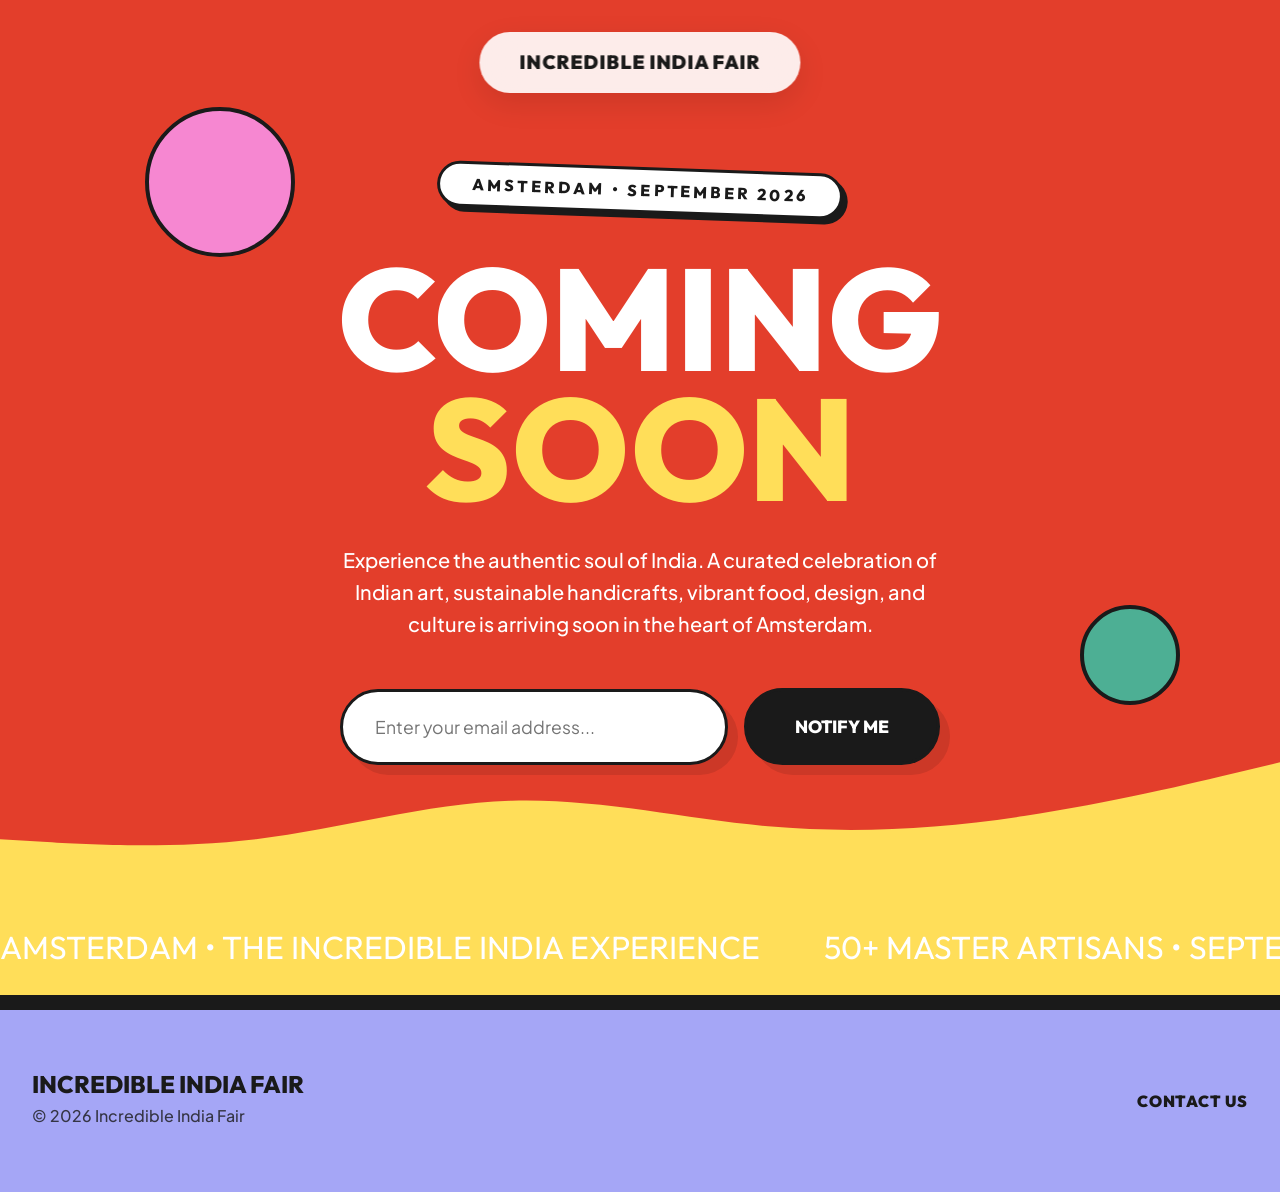
<file: index.html>
<!DOCTYPE html>
<html lang="en">

<head>
    <meta charset="UTF-8">
    <meta name="viewport" content="width=device-width, initial-scale=1.0">
    <title>Coming Soon | Incredible India Fair 2026</title>
    <link rel="preconnect" href="https://fonts.googleapis.com">
    <link rel="preconnect" href="https://fonts.gstatic.com" crossorigin>
    <link
        href="https://fonts.googleapis.com/css2?family=Outfit:wght@800;900&family=Plus+Jakarta+Sans:wght@400;500;700&display=swap"
        rel="stylesheet">
    <link rel="stylesheet" href="style.css">
    <style>
        /* Scoped styles specifically for the coming soon form */
        .subscribe-form {
            display: flex;
            gap: 1rem;
            align-items: center;
            justify-content: center;
            max-width: 600px;
            margin: 0 auto;
            flex-wrap: wrap;
        }

        .subscribe-input {
            -webkit-appearance: none;
            appearance: none;
            flex: 1;
            min-width: 250px;
            padding: 1.5rem 2rem;
            border-radius: 100px;
            border: 3px solid var(--clr-dark);
            font-family: var(--font-body);
            font-size: 1.1rem;
            line-height: normal;
            outline: none;
            box-shadow: 10px 10px 0 rgba(0, 0, 0, 0.1);
            transition: var(--transition-smooth);
        }

        .subscribe-input:focus {
            box-shadow: 10px 10px 0 var(--clr-dark);
            transform: translateY(-2px);
        }

        .subscribe-btn {
            -webkit-appearance: none;
            appearance: none;
            background-color: var(--clr-dark);
            color: white;
            margin: 0;
            padding: 1.5rem 3rem;
            border-radius: 100px;
            border: 3px solid var(--clr-dark);
            font-size: 1.1rem;
            line-height: normal;
            cursor: pointer;
            font-family: var(--font-heading);
            font-weight: 800;
            text-transform: uppercase;
            box-shadow: 10px 10px 0 rgba(0, 0, 0, 0.1);
            transition: var(--transition-smooth);
        }

        .subscribe-btn:hover {
            box-shadow: 10px 10px 0 var(--clr-yellow);
            transform: translateY(-2px);
        }

        .wave-divider {
            pointer-events: none;
        }

        /* Mobile Adjustments */
        @media (max-width: 768px) {
            .nav {
                padding: 1rem;
                gap: 1rem !important;
                flex-wrap: wrap;
                justify-content: center;
                border-radius: 20px !important;
            }

            .nav-link[style*="margin-right: auto"] {
                margin-right: 0 !important;
                width: 100%;
                text-align: center;
                margin-bottom: 0.5rem;
            }

            .nav-link {
                font-size: 0.8rem !important;
            }

            section.section {
                padding-top: 12rem !important;
                padding-bottom: 8rem !important;
            }

            .subscribe-input {
                width: 100%;
                min-width: unset;
                text-align: center;
            }

            .subscribe-btn {
                width: 100%;
            }

            .ticker-item {
                font-size: 1.2rem !important;
            }

            footer .container {
                flex-direction: column;
                text-align: center;
                gap: 2rem;
            }
        }
    </style>
</head>

<body>

    <nav class="nav">
        <a href="index.html" class="nav-link" style="font-size: 1.2rem; margin-right: auto;">INCREDIBLE INDIA FAIR</a>
    </nav>

    <!-- Hero Section -->
    <section class="section bg-red" style="padding-top: 10rem; min-height: 100vh; display: flex; align-items: center;">
        <div class="container" style="text-align: center; max-width: 900px; position: relative;">
            <div class="hero-content" style="position: relative; z-index: 10;">
                <div class="image-slant"
                    style="display: inline-block; background: white; padding: 0.5rem 2rem; border-radius: 50px; margin-bottom: 2.5rem; border: 3px solid var(--clr-dark); box-shadow: 5px 5px 0 var(--clr-dark);">
                    <span
                        style="text-transform: uppercase; letter-spacing: 0.2em; font-weight: 800; color: var(--clr-dark); font-family: var(--font-heading); font-size: 1rem;">Amsterdam
                        • September 2026</span>
                </div>

                <h1 style="font-size: clamp(4rem, 12vw, 9rem); line-height: 0.9; margin-bottom: 2rem;">
                    <span class="reveal-text"><span>COMING</span></span>
                    <span style="color: var(--clr-yellow);" class="reveal-text"><span>SOON</span></span>
                </h1>

                <p style="font-size: 1.25rem; font-weight: 500; margin: 0 auto 3rem; max-width: 600px; line-height: 1.6;"
                    class="reveal-text">
                    <span>Experience the authentic soul of India.
                        A curated celebration of Indian art, sustainable handicrafts, vibrant food, design, and
                        culture is arriving soon in the heart of Amsterdam.</span>
                </p>

                <form action="#" method="POST" class="subscribe-form" style="animation-delay: 0.2s;">
                    <input type="email" placeholder="Enter your email address..." class="subscribe-input" required>
                    <button type="submit" class="subscribe-btn">Notify Me</button>
                </form>
            </div>

            <!-- Decorative Elements -->
            <div
                style="position: absolute; top: -10%; left: -5%; width: 150px; height: 150px; background: var(--clr-pink); border-radius: 50%; border: 4px solid var(--clr-dark); z-index: 1;">
            </div>
            <div
                style="position: absolute; bottom: 10%; right: -10%; width: 100px; height: 100px; background: var(--clr-teal); border-radius: 50%; border: 4px solid var(--clr-dark); z-index: 1;">
            </div>
        </div>

        <div class="wave-divider" style="bottom: -1px;">
            <svg viewBox="0 0 1440 320" preserveAspectRatio="none">
                <path fill="#FFDE59" fill-opacity="1"
                    d="M0,192L48,197.3C96,203,192,213,288,192C384,171,480,117,576,112C672,107,768,149,864,165.3C960,181,1056,171,1152,144C1248,117,1344,75,1392,53.3L1440,32L1440,320L1392,320C1344,320,1248,320,1152,320C1056,320,960,320,864,320C768,320,672,320,576,320C480,320,384,320,288,320C192,320,96,320,48,320L0,320Z">
                </path>
            </svg>
        </div>
    </section>

    <!-- Info Marquee (Dates & Location) -->
    <div class="ticker-wrap"
        style="background: var(--clr-yellow); border-bottom: 5px solid var(--clr-dark); margin-top: -1px; position: relative; z-index: 20;">
        <div class="ticker">
            <span class="ticker-item">AMSTERDAM • THE INCREDIBLE INDIA EXPERIENCE</span>
            <span class="ticker-item">50+ MASTER ARTISANS • SEPTEMBER 2026</span>
            <span class="ticker-item" style="color: var(--clr-dark); font-weight: 900;">• COMING SOON •</span>
            <span class="ticker-item">SLOW FASHION & HERITAGE TEXTILES</span>
            <span class="ticker-item">AUTHENTIC GASTRONOMY & WELLNESS</span>
            <span class="ticker-item" style="color: var(--clr-dark); font-weight: 900;">• COMING SOON •</span>
            <span class="ticker-item">A LIVING CULTURAL VILLAGE</span>
        </div>
    </div>

    <!-- Footer (Minimal for Coming Soon) -->
    <footer
        style="background: var(--clr-lavender); color: var(--clr-dark); padding: 4rem 2rem; border-top: 10px solid var(--clr-dark);">
        <div class="container"
            style="display: flex; justify-content: space-between; align-items: center; flex-wrap: wrap; gap: 2rem;">
            <div>
                <h2 style="font-size: 1.5rem; margin-bottom: 0.5rem;">INCREDIBLE INDIA FAIR</h2>
                <p style="font-size: 1rem; opacity: 0.8; font-weight: 500;">&copy; 2026 Incredible India Fair
                </p>
            </div>
            <div style="display: flex; gap: 1.5rem; justify-content: center;">
                <a href="mailto:hello@thefourpursuits.com" class="nav-link" style="margin: 0; font-size: 1rem;">Contact
                    Us</a>
            </div>
        </div>
    </footer>

    <script src="main.js"></script>
</body>

</html>
</file>
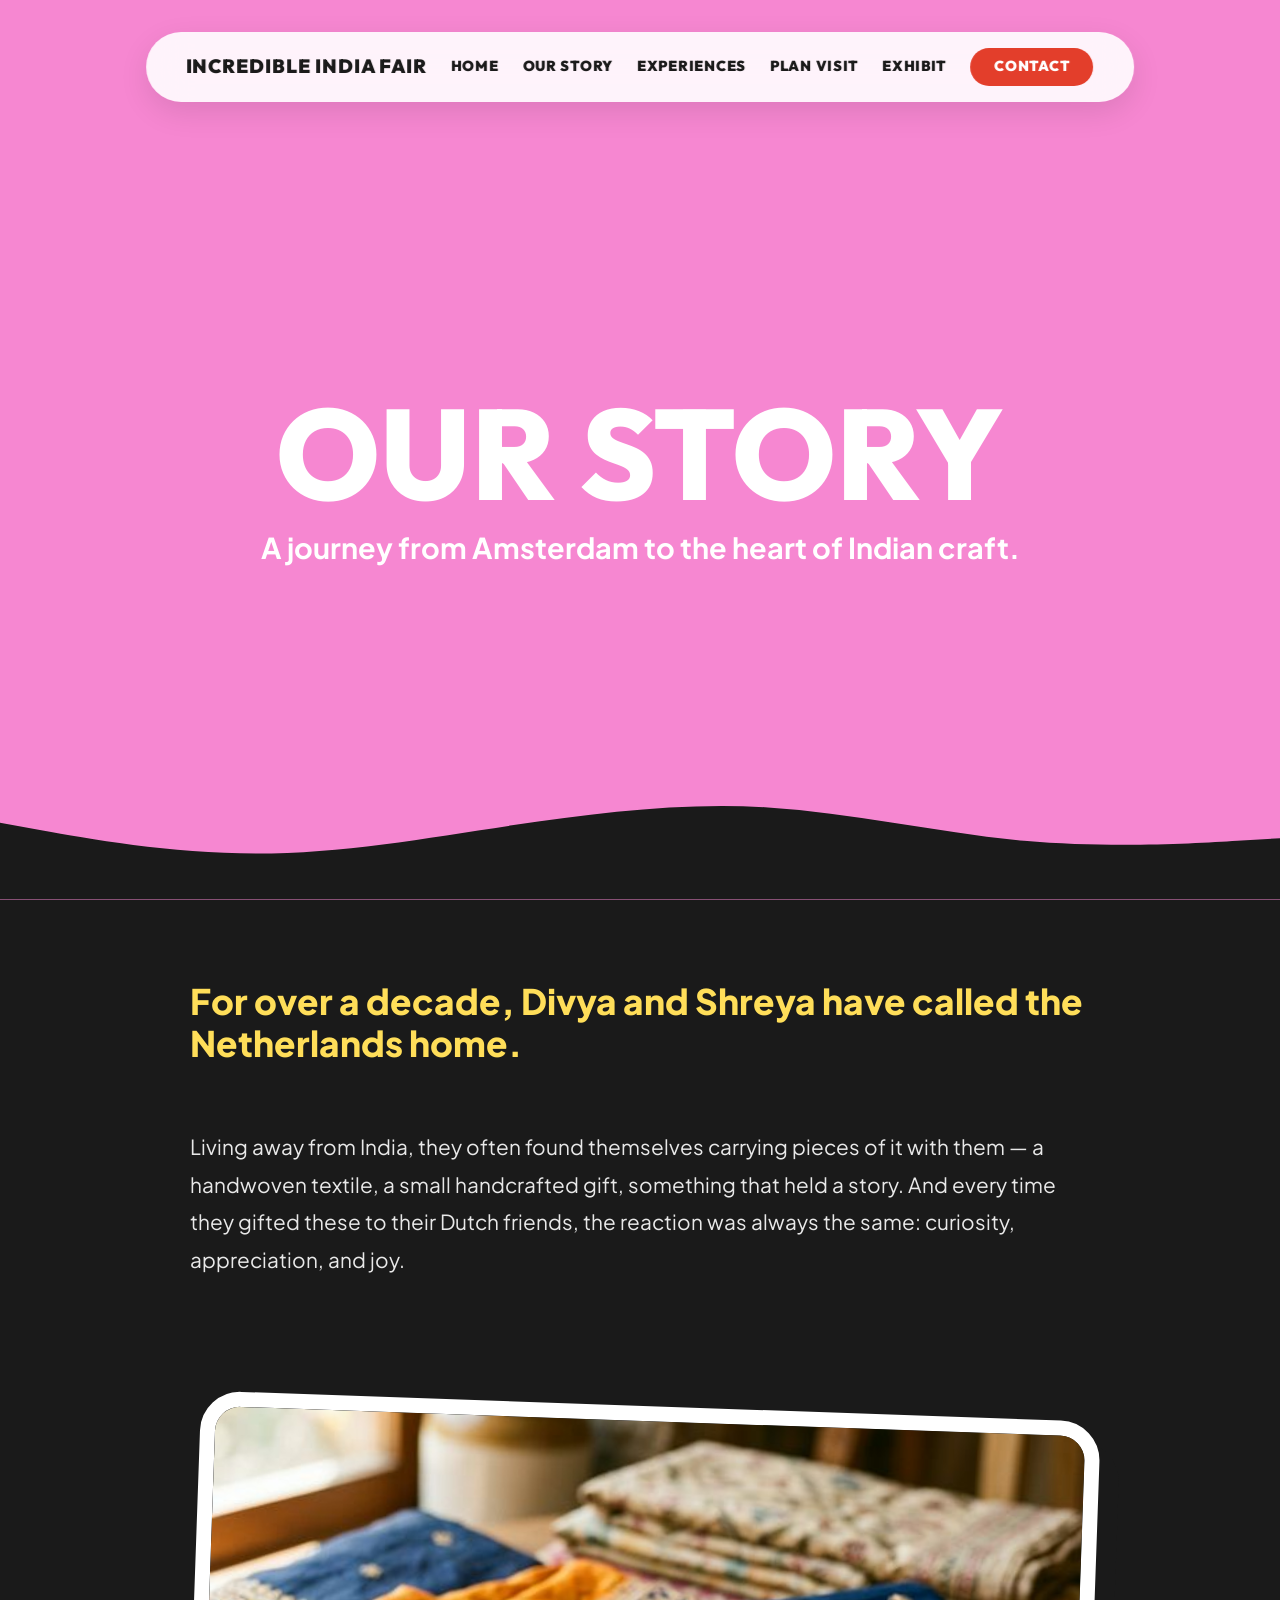
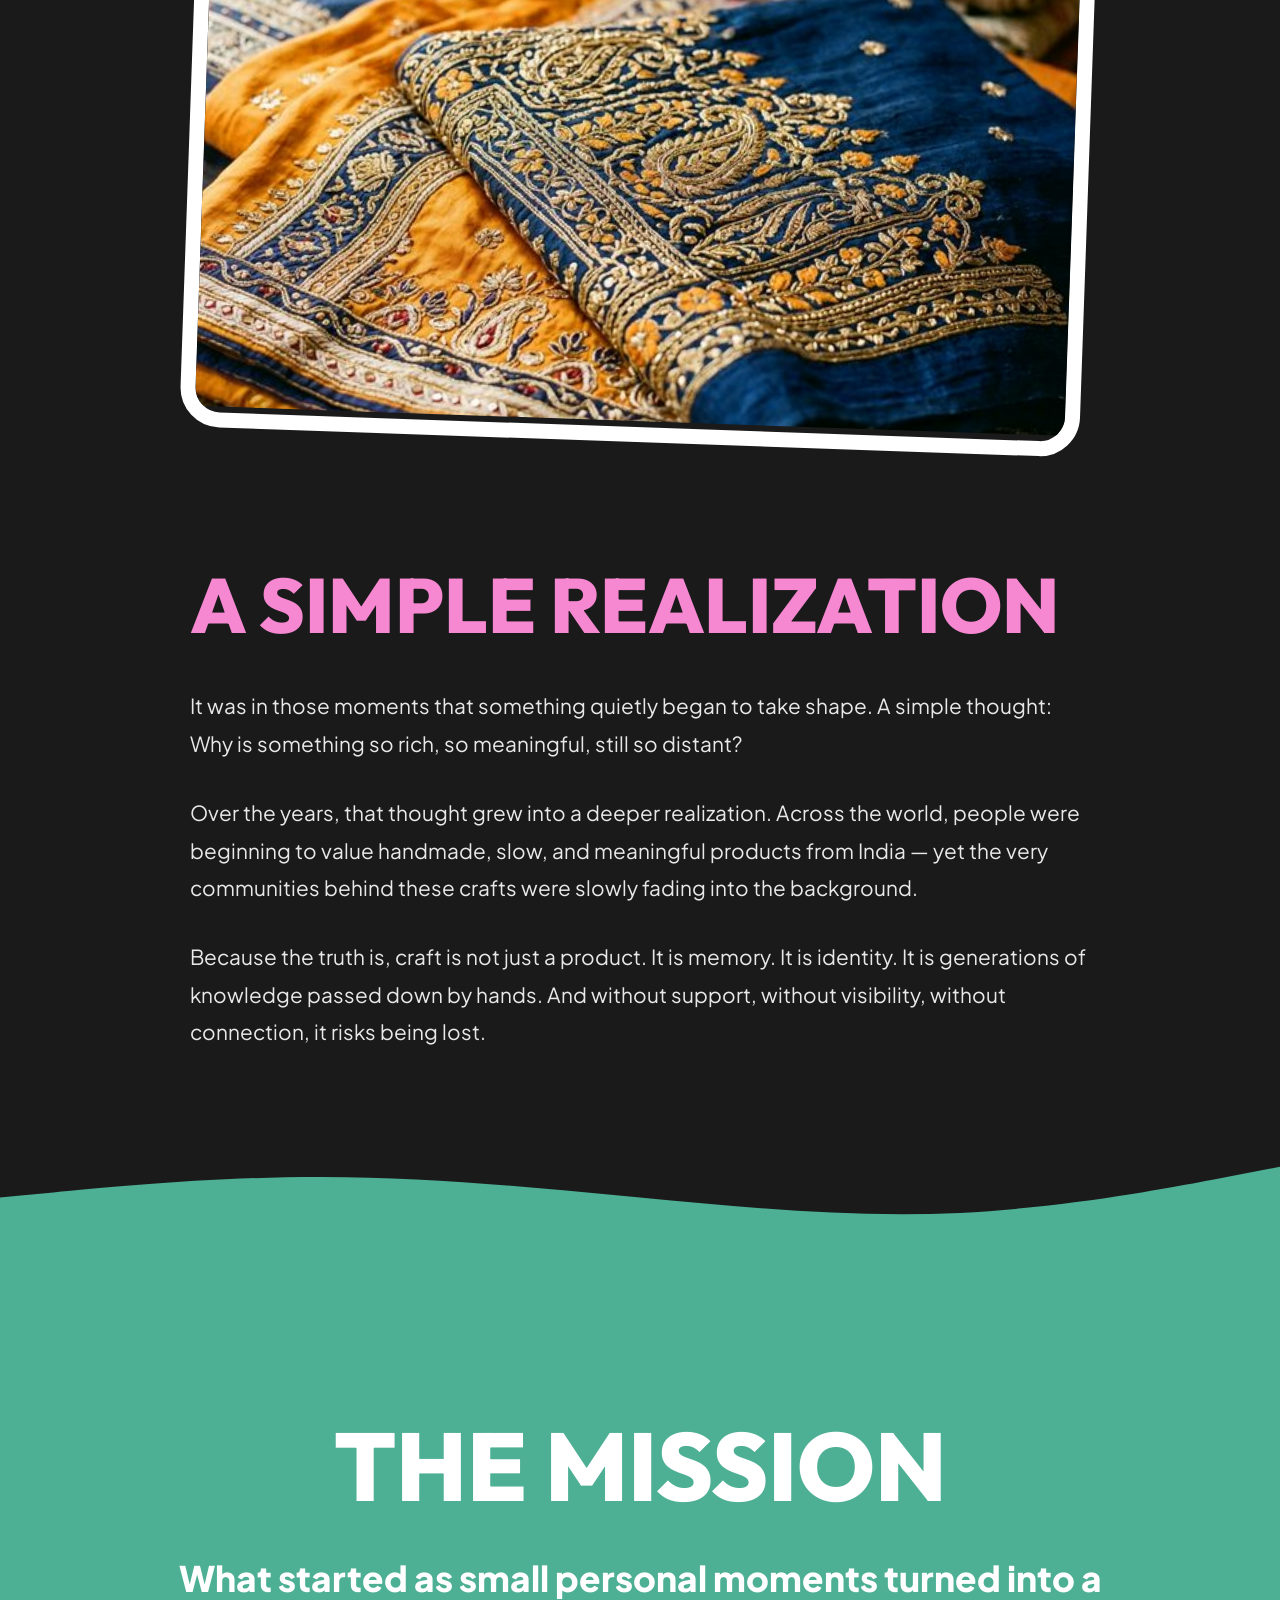
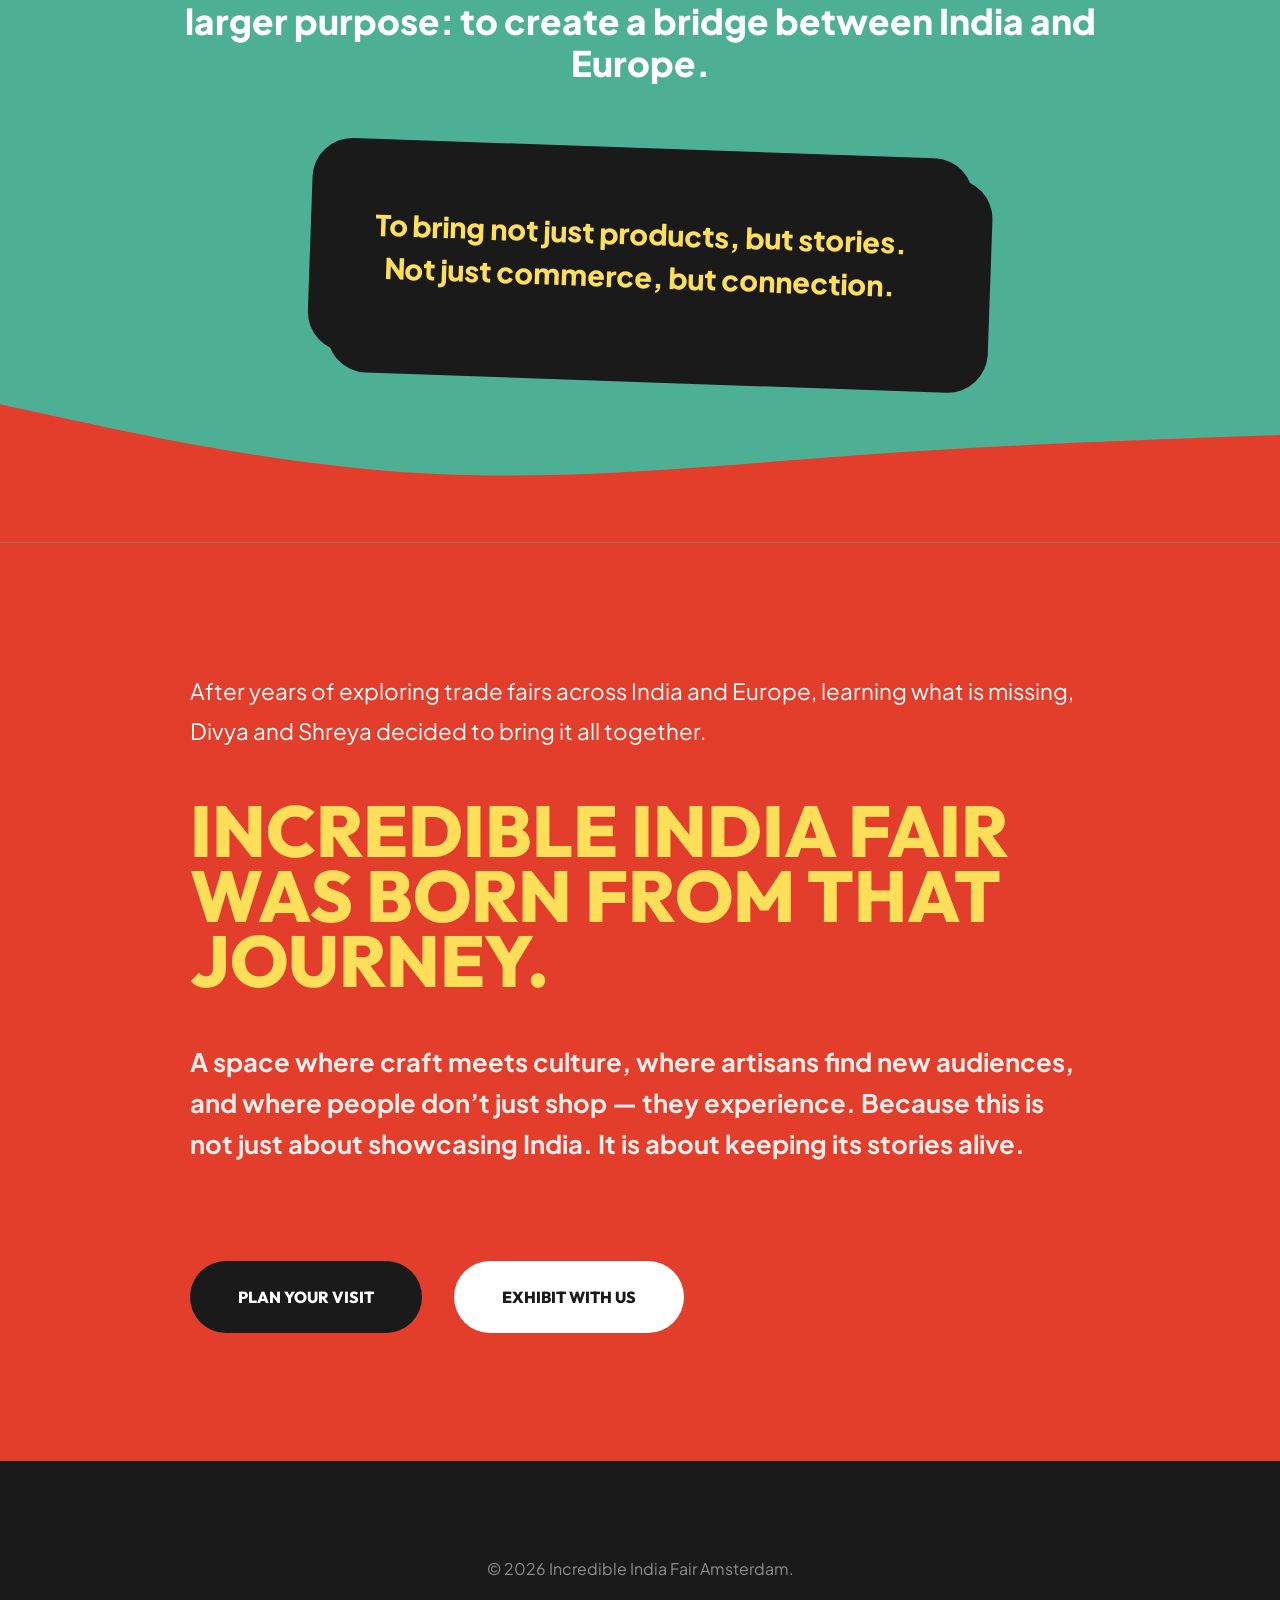
<file: about.html>
<!DOCTYPE html>
<html lang="en">
<head>
    <meta charset="UTF-8">
    <meta name="viewport" content="width=device-width, initial-scale=1.0">
    <title>Our Story | Incredible India Fair (Leoff Edition)</title>
    <link rel="preconnect" href="https://fonts.googleapis.com">
    <link rel="preconnect" href="https://fonts.gstatic.com" crossorigin>
    <link href="https://fonts.googleapis.com/css2?family=Outfit:wght@800;900&family=Plus+Jakarta+Sans:wght@400;500;700&display=swap" rel="stylesheet">
    <link rel="stylesheet" href="style.css">
</head>
<body>

    <nav class="nav">
        <a href="index.html" class="nav-link" style="font-size: 1.2rem; margin-right: auto;">INCREDIBLE INDIA FAIR</a>
        <a href="index.html" class="nav-link">Home</a>
        <a href="about.html" class="nav-link">Our Story</a>
        <a href="experiences.html" class="nav-link">Experiences</a>
        <a href="visit.html" class="nav-link">Plan Visit</a>
        <a href="exhibit.html" class="nav-link">Exhibit</a>
        <a href="contact.html" class="nav-link" style="background: var(--clr-red); color: white; padding: 0.5rem 1.5rem; border-radius: 50px;">Contact</a>
    </nav>

    <!-- Subpage Hero -->
    <section class="section bg-pink" style="padding-top: 12rem; text-align: center;">
        <div class="container">
            <h1 style="font-size: clamp(4rem, 10vw, 8rem);" class="reveal-text"><span>OUR STORY</span></h1>
            <p style="font-size: 1.8rem; font-weight: 700; margin-top: 1rem;" class="reveal-text"><span>A journey from Amsterdam to the heart of Indian craft.</span></p>
        </div>
        <div class="wave-divider">
            <svg viewBox="0 0 1440 320" preserveAspectRatio="none">
                <path fill="#1A1A1A" fill-opacity="1" d="M0,160L48,176C96,192,192,224,288,224C384,224,480,192,576,165.3C672,139,768,117,864,128C960,139,1056,181,1152,197.3C1248,213,1344,203,1392,197.3L1440,192L1440,320L1392,320C1344,320,1248,320,1152,320C1056,320,960,320,864,320C768,320,672,320,576,320C480,320,384,320,288,320C192,320,96,320,48,320L0,320Z"></path>
            </svg>
        </div>
    </section>

    <!-- Narrative Section -->
    <section class="section bg-dark" style="color: white; padding-top: 5rem;">
        <div class="container" style="max-width: 900px;">
            <p style="font-size: 2.2rem; font-weight: 800; color: var(--clr-yellow); margin-bottom: 4rem; line-height: 1.2;" class="reveal-text">
                <span>For over a decade, Divya and Shreya have called the Netherlands home.</span>
            </p>
            <p style="font-size: 1.3rem; margin-bottom: 3rem; line-height: 1.8; opacity: 0.9;" class="reveal-text">
                <span>Living away from India, they often found themselves carrying pieces of it with them — a handwoven textile, a small handcrafted gift, something that held a story. And every time they gifted these to their Dutch friends, the reaction was always the same: curiosity, appreciation, and joy.</span>
            </p>
            
            <div class="image-slant" style="margin: 8rem 0; border: 15px solid white; border-radius: 40px; overflow: hidden;">
                <img src="assets/images/textiles.png" alt="Incredible India Vision" style="width: 100%; height: 600px; object-fit: cover;">
            </div>

            <h2 style="font-size: clamp(3rem, 6vw, 5rem); margin-bottom: 3rem; color: var(--clr-pink);" class="reveal-text"><span>A Simple Realization</span></h2>
            <p style="font-size: 1.3rem; margin-bottom: 2rem; line-height: 1.8; opacity: 0.9;" class="reveal-text">
                <span>It was in those moments that something quietly began to take shape. A simple thought: Why is something so rich, so meaningful, still so distant?</span>
            </p>
            <p style="font-size: 1.3rem; margin-bottom: 2rem; line-height: 1.8; opacity: 0.9;" class="reveal-text">
                <span>Over the years, that thought grew into a deeper realization. Across the world, people were beginning to value handmade, slow, and meaningful products from India — yet the very communities behind these crafts were slowly fading into the background.</span>
            </p>
            <p style="font-size: 1.3rem; margin-bottom: 4rem; line-height: 1.8; opacity: 0.9;" class="reveal-text">
                <span>Because the truth is, craft is not just a product. It is memory. It is identity. It is generations of knowledge passed down by hands. And without support, without visibility, without connection, it risks being lost.</span>
            </p>
        </div>

        <div class="wave-divider" style="bottom: -1px;">
            <svg viewBox="0 0 1440 320" preserveAspectRatio="none">
                <path fill="#4DAF94" fill-opacity="1" d="M0,224L60,213.3C120,203,240,181,360,181.3C480,181,600,203,720,224C840,245,960,267,1080,256C1200,245,1320,203,1380,181.3L1440,160L1440,320L1380,320C1320,320,1200,320,1080,320C960,320,840,320,720,320C600,320,480,320,360,320C240,320,120,320,60,320L0,320Z"></path>
            </svg>
        </div>
    </section>

    <!-- Mission Section -->
    <section class="section bg-teal">
        <div class="container" style="max-width: 1000px; text-align: center;">
            <h2 style="font-size: clamp(3rem, 8vw, 6rem); margin-bottom: 3rem; color: white;" class="reveal-text"><span>THE MISSION</span></h2>
            <p style="font-size: 2.2rem; font-weight: 800; margin-bottom: 4rem; line-height: 1.2;" class="reveal-text">
                <span>What started as small personal moments turned into a larger purpose: to create a bridge between India and Europe.</span>
            </p>
            <div class="image-slant" style="background: var(--clr-dark); padding: 4rem; border-radius: 40px; color: var(--clr-yellow); display: inline-block;">
                <p style="font-size: 1.8rem; font-weight: 800;">To bring not just products, but stories.<br>Not just commerce, but connection.</p>
            </div>
        </div>

        <div class="wave-divider">
            <svg viewBox="0 0 1440 320" preserveAspectRatio="none">
                <path fill="#E33E2B" fill-opacity="1" d="M0,32L80,64C160,96,320,160,480,176C640,192,800,160,960,138.7C1120,117,1280,107,1360,101.3L1440,96L1440,320L1360,320C1280,320,1120,320,960,320C800,320,640,320,480,320C320,320,160,320,80,320L0,320Z"></path>
            </svg>
        </div>
    </section>

    <!-- Conclusion Section -->
    <section class="section bg-red">
        <div class="container" style="max-width: 900px;">
            <p style="font-size: 1.4rem; line-height: 1.8; margin-bottom: 3rem;" class="reveal-text">
                <span>After years of exploring trade fairs across India and Europe, learning what is missing, Divya and Shreya decided to bring it all together.</span>
            </p>
            <h2 style="font-size: clamp(3rem, 6vw, 4.5rem); color: var(--clr-yellow); margin-bottom: 3rem;" class="reveal-text">
                <span>Incredible India Fair was born from that journey.</span>
            </h2>
            <p style="font-size: 1.6rem; font-weight: 700; opacity: 0.9; line-height: 1.6;" class="reveal-text">
                <span>A space where craft meets culture, where artisans find new audiences, and where people don’t just shop — they experience. Because this is not just about showcasing India. It is about keeping its stories alive.</span>
            </p>
            <div style="display: flex; gap: 2rem; margin-top: 6rem;">
                <a href="visit.html" class="btn btn-dark">Plan Your Visit</a>
                <a href="exhibit.html" class="btn" style="background: white; color: var(--clr-dark);">Exhibit With Us</a>
            </div>
        </div>
    </section>

    <footer style="background: var(--clr-dark); color: white; padding: 6rem 2rem; text-align: center;">
        <p style="opacity: 0.5;">&copy; 2026 Incredible India Fair Amsterdam.</p>
    </footer>

    <script src="main.js"></script>
</body>
</html>
</file>
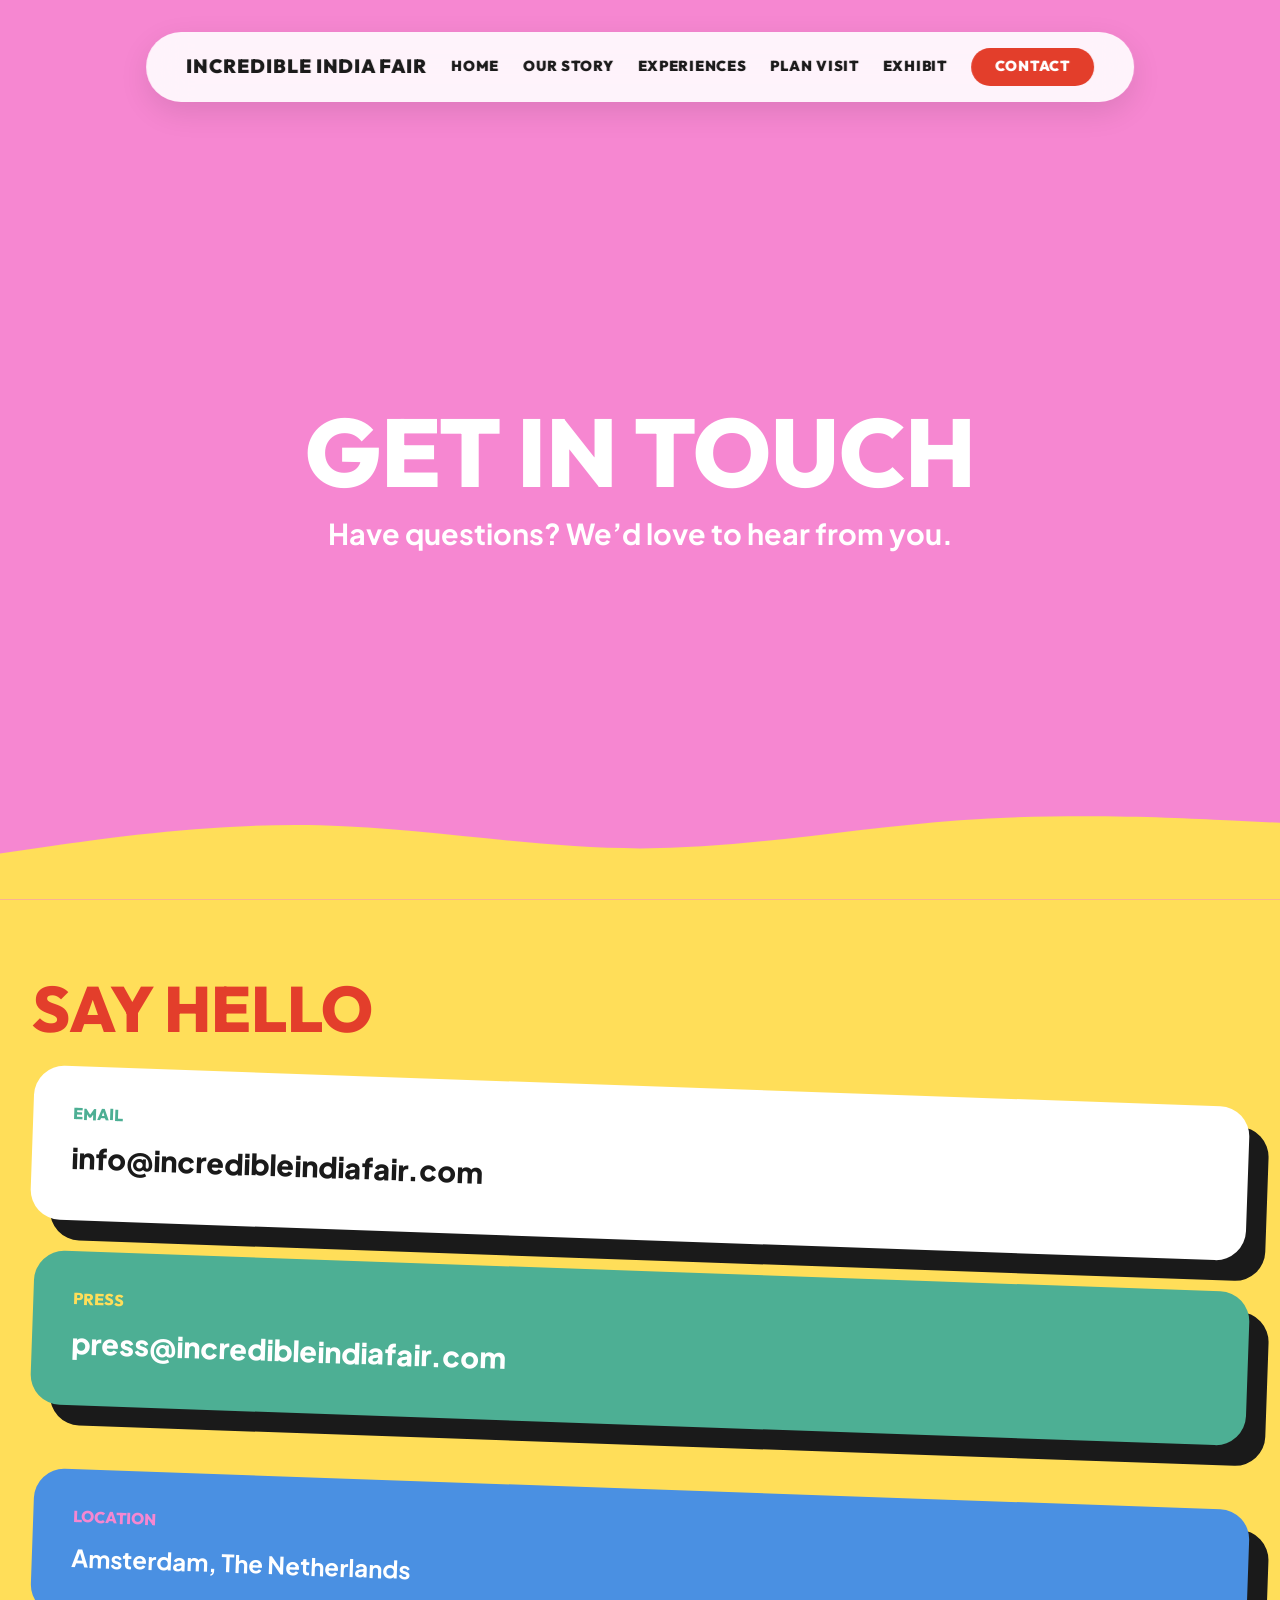
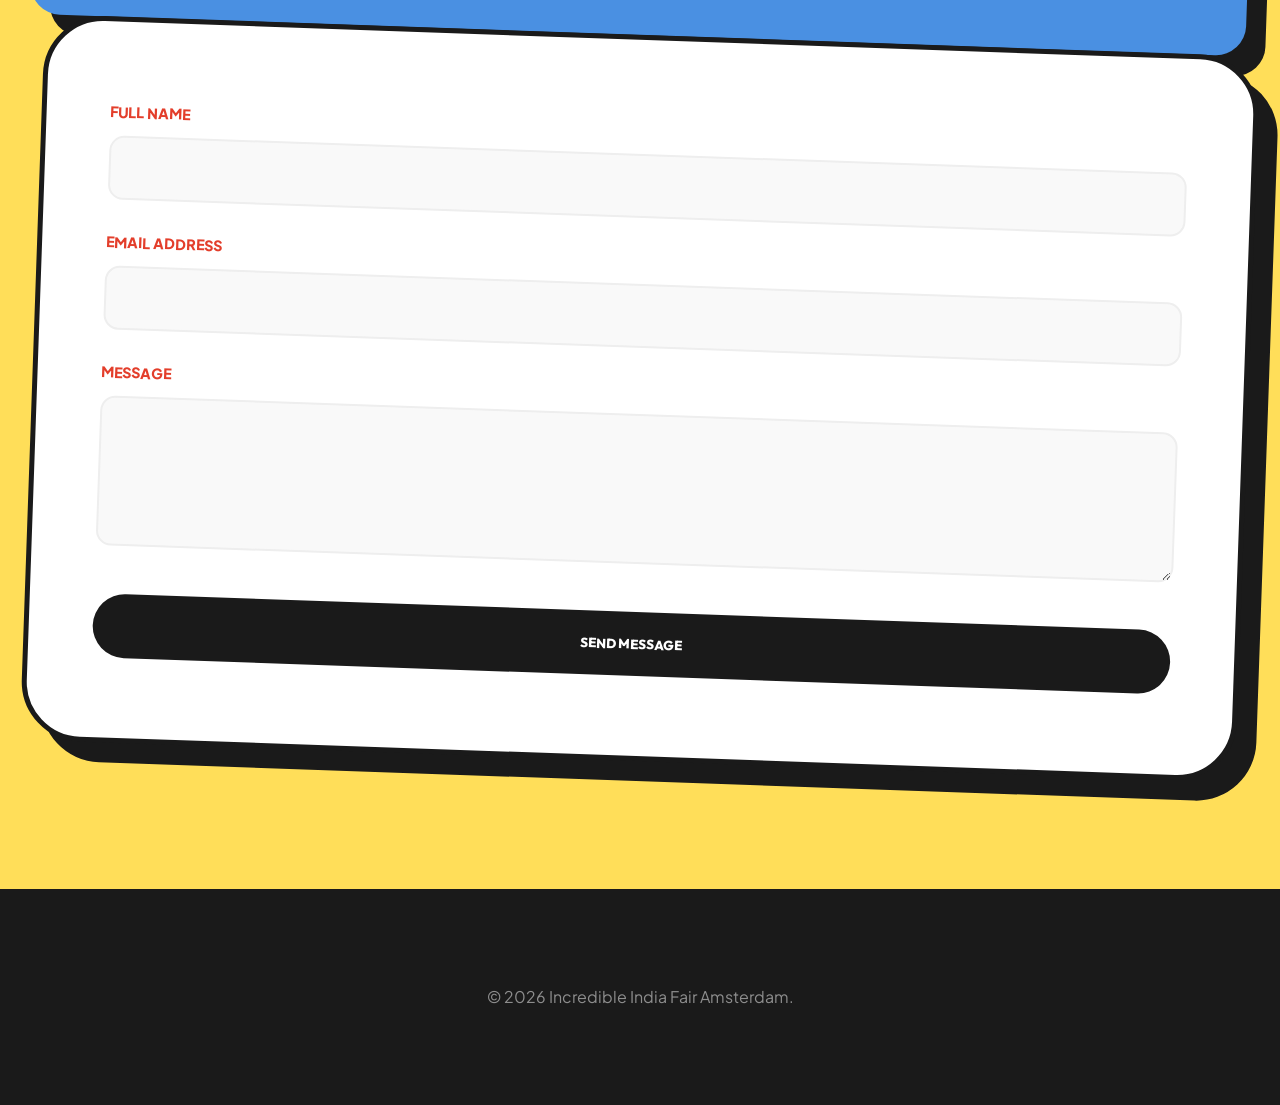
<file: contact.html>
<!DOCTYPE html>
<html lang="en">
<head>
    <meta charset="UTF-8">
    <meta name="viewport" content="width=device-width, initial-scale=1.0">
    <title>Contact Us | Incredible India Fair (Leoff Edition)</title>
    <link rel="preconnect" href="https://fonts.googleapis.com">
    <link rel="preconnect" href="https://fonts.gstatic.com" crossorigin>
    <link href="https://fonts.googleapis.com/css2?family=Outfit:wght@800;900&family=Plus+Jakarta+Sans:wght@400;500;700&display=swap" rel="stylesheet">
    <link rel="stylesheet" href="style.css">
</head>
<body>

    <nav class="nav">
        <a href="index.html" class="nav-link" style="font-size: 1.2rem; margin-right: auto;">INCREDIBLE INDIA FAIR</a>
        <a href="index.html" class="nav-link">Home</a>
        <a href="about.html" class="nav-link">Our Story</a>
        <a href="experiences.html" class="nav-link">Experiences</a>
        <a href="visit.html" class="nav-link">Plan Visit</a>
        <a href="exhibit.html" class="nav-link">Exhibit</a>
        <a href="contact.html" class="nav-link" style="background: var(--clr-red); color: white; padding: 0.5rem 1.5rem; border-radius: 50px;">Contact</a>
    </nav>

    <!-- Subpage Hero -->
    <section class="section bg-pink" style="padding-top: 12rem; text-align: center; color: white;">
        <div class="container">
            <h1 style="font-size: clamp(3rem, 8vw, 6rem);" class="reveal-text"><span>GET IN TOUCH</span></h1>
            <p style="font-size: 1.8rem; font-weight: 700; margin-top: 1rem;" class="reveal-text"><span>Have questions? We’d love to hear from you.</span></p>
        </div>
        <div class="wave-divider">
            <svg viewBox="0 0 1440 320" preserveAspectRatio="none">
                <path fill="#FFDE59" fill-opacity="1" d="M0,224L60,208C120,192,240,160,360,165.3C480,171,600,213,720,213.3C840,213,960,171,1080,154.7C1200,139,1320,149,1380,154.7L1440,160L1440,320L1380,320C1320,320,1200,320,1080,320C960,320,840,320,720,320C600,320,480,320,360,320C240,320,120,320,60,320L0,320Z"></path>
            </svg>
        </div>
    </section>

    <!-- Contact Content -->
    <section class="section bg-yellow" style="padding-top: 5rem;">
        <div class="container grid grid-cols-2" style="gap: 6rem;">
            <div>
                <h2 style="font-size: 4rem; margin-bottom: 3rem; color: var(--clr-red);" class="reveal-text"><span>Say Hello</span></h2>
                
                <div style="margin-bottom: 4rem;">
                    <div class="image-slant" style="background: white; padding: 2.5rem; border-radius: 30px; margin-bottom: 2rem;">
                        <h4 style="color: var(--clr-teal); text-transform: uppercase; margin-bottom: 1rem;">EMAIL</h4>
                        <p style="font-size: 1.8rem; font-weight: 800;">info@incredibleindiafair.com</p>
                    </div>
                    <div class="image-slant" style="background: var(--clr-teal); color: white; padding: 2.5rem; border-radius: 30px; margin-bottom: 2rem;">
                        <h4 style="color: var(--clr-yellow); text-transform: uppercase; margin-bottom: 1rem;">PRESS</h4>
                        <p style="font-size: 1.8rem; font-weight: 800;">press@incredibleindiafair.com</p>
                    </div>
                </div>
                
                <div class="image-slant" style="background: var(--clr-blue); color: white; padding: 2.5rem; border-radius: 30px;">
                    <h4 style="color: var(--clr-pink); text-transform: uppercase; margin-bottom: 1rem;">LOCATION</h4>
                    <p style="font-size: 1.5rem; font-weight: 700;">Amsterdam, The Netherlands</p>
                </div>
            </div>
            
            <div class="image-slant" style="background: white; padding: 5rem 4rem; border-radius: 60px; border: 5px solid var(--clr-dark);">
                <form style="display: grid; gap: 2rem;">
                    <div style="display: flex; flex-direction: column; gap: 0.8rem;">
                        <label style="font-weight: 800; text-transform: uppercase; font-size: 0.9rem; color: var(--clr-red);">Full Name</label>
                        <input type="text" style="padding: 1.2rem; background: #f9f9f9; border: 2px solid #eee; border-radius: 15px; outline: none; font-size: 1.1rem;">
                    </div>
                    <div style="display: flex; flex-direction: column; gap: 0.8rem;">
                        <label style="font-weight: 800; text-transform: uppercase; font-size: 0.9rem; color: var(--clr-red);">Email Address</label>
                        <input type="email" style="padding: 1.2rem; background: #f9f9f9; border: 2px solid #eee; border-radius: 15px; outline: none; font-size: 1.1rem;">
                    </div>
                    <div style="display: flex; flex-direction: column; gap: 0.8rem;">
                        <label style="font-weight: 800; text-transform: uppercase; font-size: 0.9rem; color: var(--clr-red);">Message</label>
                        <textarea style="padding: 1.2rem; background: #f9f9f9; border: 2px solid #eee; border-radius: 15px; outline: none; height: 150px; font-size: 1.1rem;"></textarea>
                    </div>
                    <button type="submit" class="btn btn-dark" style="margin-top: 1rem; border-radius: 100px; padding: 1.5rem;">Send Message</button>
                </form>
            </div>
        </div>
    </section>

    <footer style="background: var(--clr-dark); color: white; padding: 6rem 2rem; text-align: center;">
        <p style="opacity: 0.5;">&copy; 2026 Incredible India Fair Amsterdam.</p>
    </footer>

    <script src="main.js"></script>
</body>
</html>
</file>
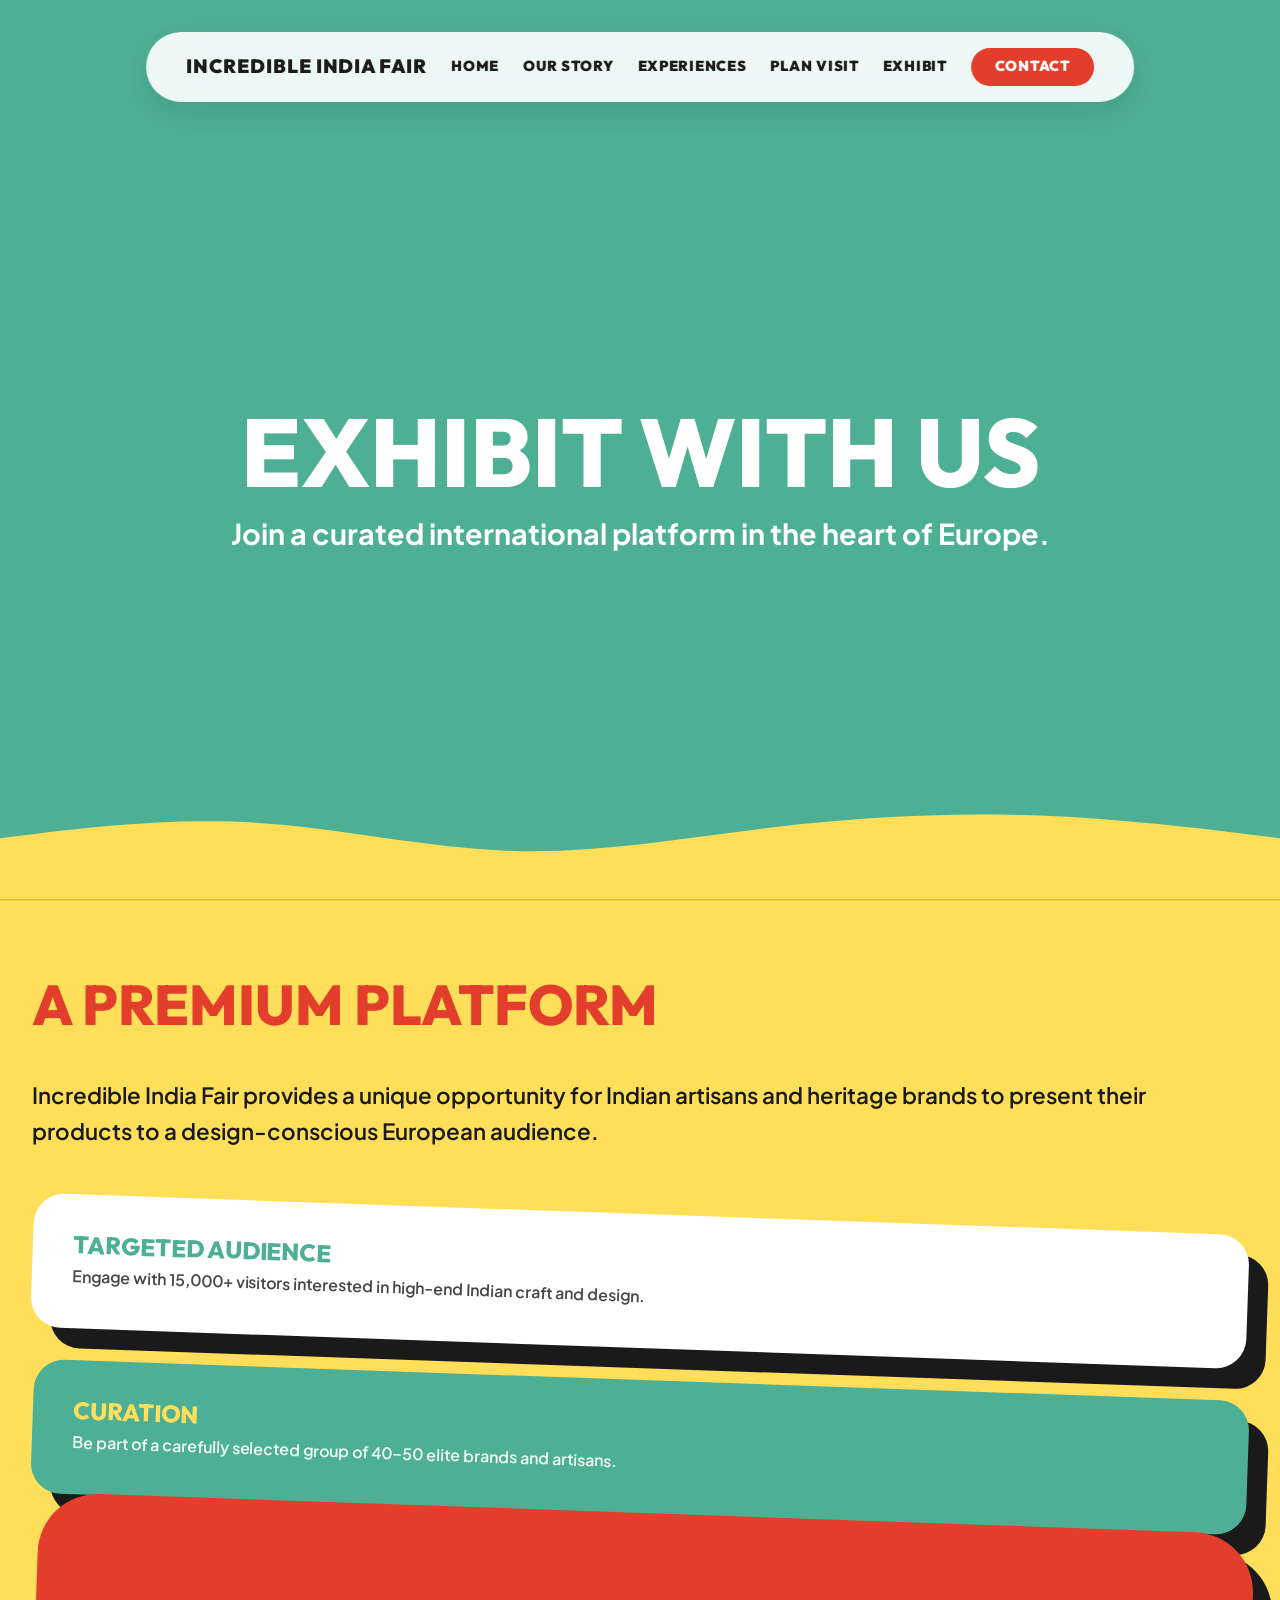
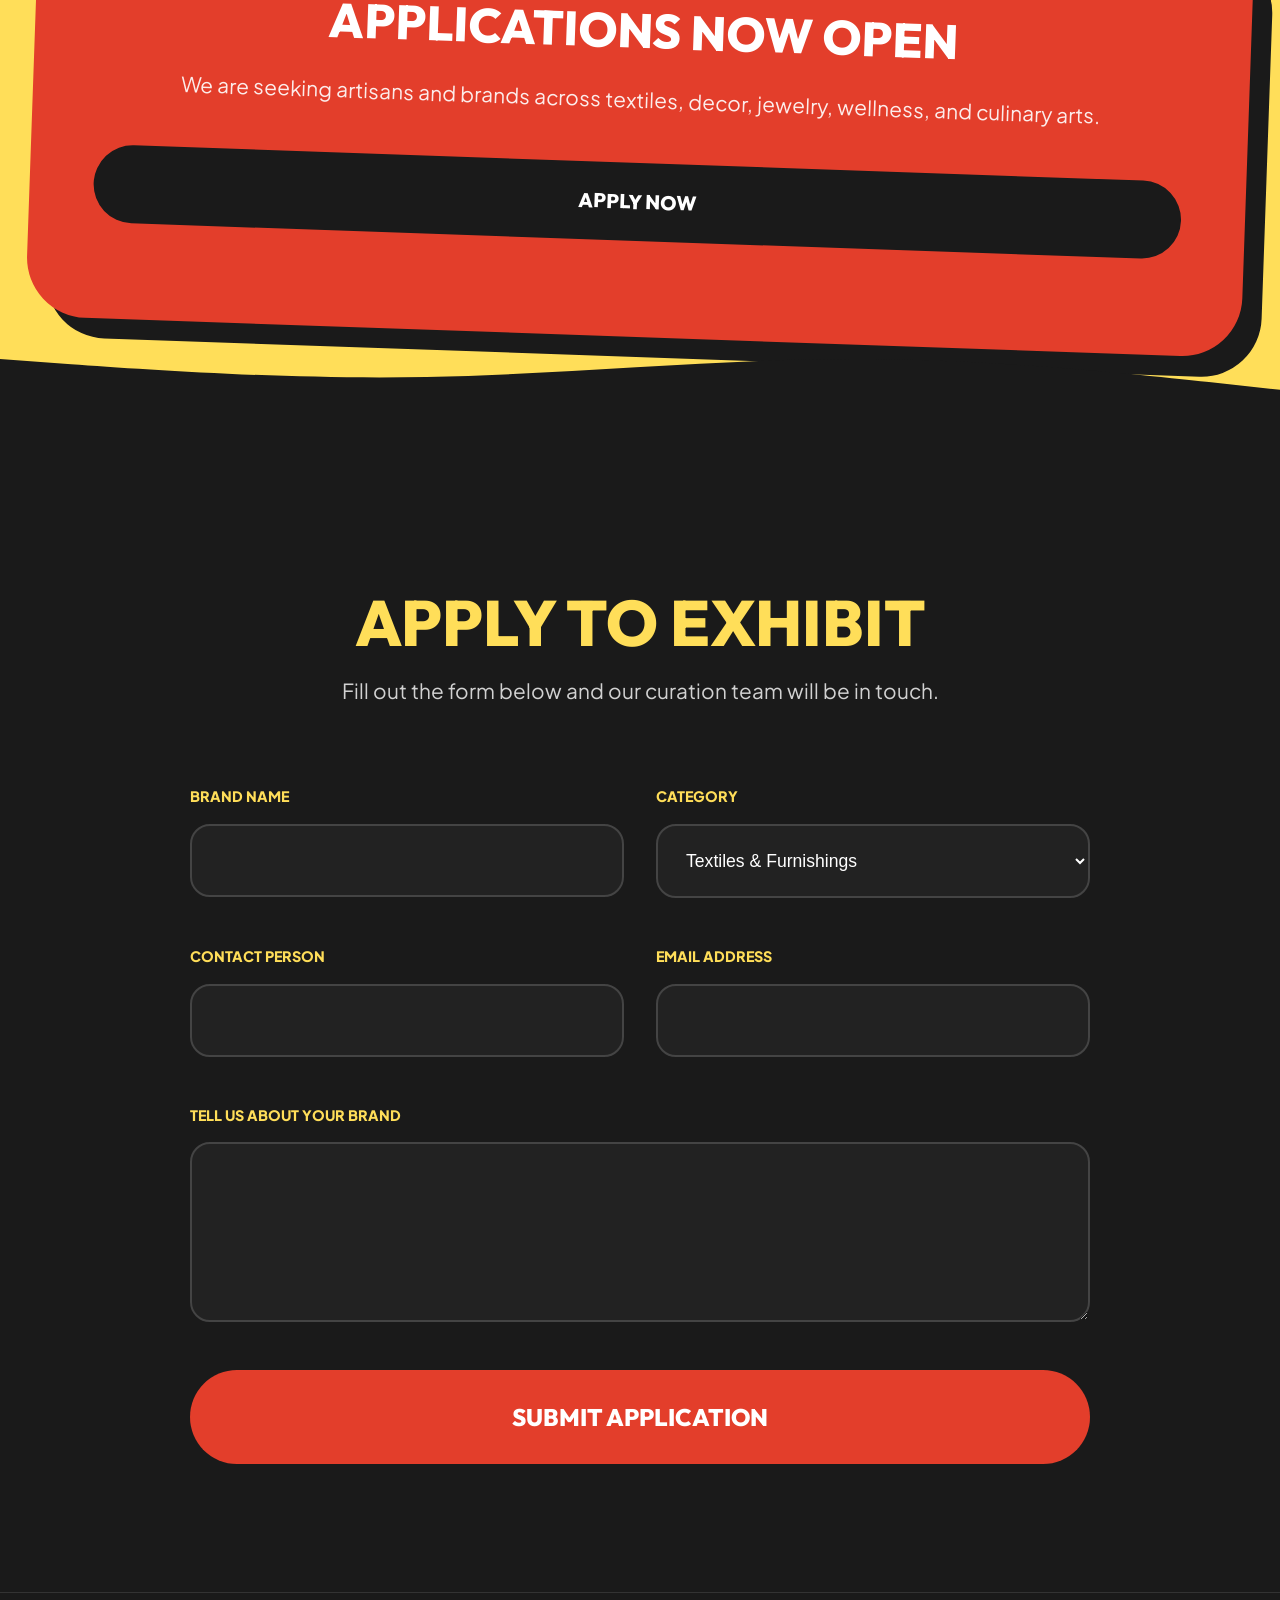
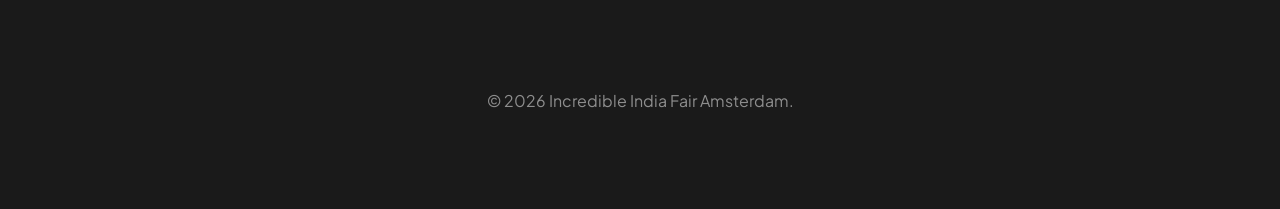
<file: exhibit.html>
<!DOCTYPE html>
<html lang="en">
<head>
    <meta charset="UTF-8">
    <meta name="viewport" content="width=device-width, initial-scale=1.0">
    <title>Exhibit With Us | Incredible India Fair (Leoff Edition)</title>
    <link rel="preconnect" href="https://fonts.googleapis.com">
    <link rel="preconnect" href="https://fonts.gstatic.com" crossorigin>
    <link href="https://fonts.googleapis.com/css2?family=Outfit:wght@800;900&family=Plus+Jakarta+Sans:wght@400;500;700&display=swap" rel="stylesheet">
    <link rel="stylesheet" href="style.css">
</head>
<body>

    <nav class="nav">
        <a href="index.html" class="nav-link" style="font-size: 1.2rem; margin-right: auto;">INCREDIBLE INDIA FAIR</a>
        <a href="index.html" class="nav-link">Home</a>
        <a href="about.html" class="nav-link">Our Story</a>
        <a href="experiences.html" class="nav-link">Experiences</a>
        <a href="visit.html" class="nav-link">Plan Visit</a>
        <a href="exhibit.html" class="nav-link">Exhibit</a>
        <a href="contact.html" class="nav-link" style="background: var(--clr-red); color: white; padding: 0.5rem 1.5rem; border-radius: 50px;">Contact</a>
    </nav>

    <!-- Subpage Hero -->
    <section class="section bg-teal" style="padding-top: 12rem; text-align: center; color: white;">
        <div class="container">
            <h1 style="font-size: clamp(3rem, 8vw, 6rem);" class="reveal-text"><span>EXHIBIT WITH US</span></h1>
            <p style="font-size: 1.8rem; font-weight: 700; margin-top: 1rem;" class="reveal-text"><span>Join a curated international platform in the heart of Europe.</span></p>
        </div>
        <div class="wave-divider">
            <svg viewBox="0 0 1440 320" preserveAspectRatio="none">
                <path fill="#FFDE59" fill-opacity="1" d="M0,192L48,181.3C96,171,192,149,288,160C384,171,480,213,576,218.7C672,224,768,192,864,170.7C960,149,1056,139,1152,144C1248,149,1344,171,1392,181.3L1440,192L1440,320L1392,320C1344,320,1248,320,1152,320C1056,320,960,320,864,320C768,320,672,320,576,320C480,320,384,320,288,320C192,320,96,320,48,320L0,320Z"></path>
            </svg>
        </div>
    </section>

    <!-- Why Exhibit -->
    <section class="section bg-yellow" style="padding-top: 5rem;">
        <div class="container grid grid-cols-2" style="gap: 6rem; align-items: center;">
            <div>
                <h2 style="font-size: 3.5rem; margin-bottom: 3rem; color: var(--clr-red);" class="reveal-text"><span>A Premium Platform</span></h2>
                <p style="font-size: 1.4rem; line-height: 1.6; margin-bottom: 4rem; font-weight: 600;" class="reveal-text"><span>Incredible India Fair provides a unique opportunity for Indian artisans and heritage brands to present their products to a design-conscious European audience.</span></p>
                
                <div style="display: grid; gap: 2rem;">
                    <article class="image-slant" style="background: white; padding: 2.5rem; border-radius: 30px;">
                        <h4 style="color: var(--clr-teal); margin-bottom: 0.5rem; font-size: 1.5rem;">Targeted Audience</h4>
                        <p style="font-weight: 600; opacity: 0.8;">Engage with 15,000+ visitors interested in high-end Indian craft and design.</p>
                    </article>
                    <article class="image-slant" style="background: var(--clr-teal); color: white; padding: 2.5rem; border-radius: 30px;">
                        <h4 style="color: var(--clr-yellow); margin-bottom: 0.5rem; font-size: 1.5rem;">Curation</h4>
                        <p style="font-weight: 600; opacity: 0.9;">Be part of a carefully selected group of 40–50 elite brands and artisans.</p>
                    </article>
                </div>
            </div>
            
            <div style="position: relative;">
                <div class="image-slant" style="background: var(--clr-red); padding: 6rem 4rem; border-radius: 60px; color: white; text-align: center;">
                    <h3 style="font-size: 3rem; margin-bottom: 2rem;">Applications Now Open</h3>
                    <p style="font-size: 1.3rem; margin-bottom: 3rem; opacity: 0.9;">We are seeking artisans and brands across textiles, decor, jewelry, wellness, and culinary arts.</p>
                    <a href="#apply" class="btn btn-dark" style="width: 100%; font-size: 1.25rem;">Apply Now</a>
                </div>
            </div>
        </div>

        <div class="wave-divider" style="bottom: -1px;">
            <svg viewBox="0 0 1440 320" preserveAspectRatio="none">
                <path fill="#1A1A1A" fill-opacity="1" d="M0,96L80,106.7C160,117,320,139,480,133.3C640,128,800,96,960,96C1120,96,1280,128,1360,144L1440,160L1440,320L1360,320C1280,320,1120,320,960,320C800,320,640,320,480,320C320,320,160,320,80,320L0,320Z"></path>
            </svg>
        </div>
    </section>

    <!-- Form Section -->
    <section class="section bg-dark" id="apply" style="color: white; padding-top: 8rem;">
        <div class="container" style="max-width: 900px;">
            <div style="text-align: center; margin-bottom: 5rem;">
                <h2 style="font-size: 4rem; margin-bottom: 1.5rem; color: var(--clr-yellow);" class="reveal-text"><span>APPLY TO EXHIBIT</span></h2>
                <p style="font-size: 1.3rem; opacity: 0.8;" class="reveal-text"><span>Fill out the form below and our curation team will be in touch.</span></p>
            </div>
            
            <form style="display: grid; gap: 3rem;">
                <div style="display: grid; grid-template-columns: 1fr 1fr; gap: 2rem;">
                    <div style="display: flex; flex-direction: column; gap: 1rem;">
                        <label style="font-weight: 800; text-transform: uppercase; font-size: 0.9rem; color: var(--clr-yellow);">Brand Name</label>
                        <input type="text" style="padding: 1.5rem; background: #222; border: 2px solid #444; color: white; border-radius: 20px; font-size: 1.1rem; outline: none;">
                    </div>
                    <div style="display: flex; flex-direction: column; gap: 1rem;">
                        <label style="font-weight: 800; text-transform: uppercase; font-size: 0.9rem; color: var(--clr-yellow);">Category</label>
                        <select style="padding: 1.5rem; background: #222; border: 2px solid #444; color: white; border-radius: 20px; font-size: 1.1rem; outline: none;">
                            <option>Textiles & Furnishings</option>
                            <option>Decor & Tableware</option>
                            <option>Lifestyle & Fashion</option>
                            <option>Wellness & Fragrance</option>
                            <option>Food & Travel</option>
                        </select>
                    </div>
                </div>
                <div style="display: grid; grid-template-columns: 1fr 1fr; gap: 2rem;">
                    <div style="display: flex; flex-direction: column; gap: 1rem;">
                        <label style="font-weight: 800; text-transform: uppercase; font-size: 0.9rem; color: var(--clr-yellow);">Contact Person</label>
                        <input type="text" style="padding: 1.5rem; background: #222; border: 2px solid #444; color: white; border-radius: 20px; font-size: 1.1rem; outline: none;">
                    </div>
                    <div style="display: flex; flex-direction: column; gap: 1rem;">
                        <label style="font-weight: 800; text-transform: uppercase; font-size: 0.9rem; color: var(--clr-yellow);">Email Address</label>
                        <input type="email" style="padding: 1.5rem; background: #222; border: 2px solid #444; color: white; border-radius: 20px; font-size: 1.1rem; outline: none;">
                    </div>
                </div>
                <div style="display: flex; flex-direction: column; gap: 1rem;">
                    <label style="font-weight: 800; text-transform: uppercase; font-size: 0.9rem; color: var(--clr-yellow);">Tell us about your brand</label>
                    <textarea style="padding: 1.5rem; background: #222; border: 2px solid #444; color: white; border-radius: 20px; font-size: 1.1rem; outline: none; height: 180px;"></textarea>
                </div>
                <button type="submit" class="btn" style="background: var(--clr-red); color: white; padding: 2rem; border-radius: 100px; font-size: 1.5rem;">Submit Application</button>
            </form>
        </div>
    </section>

    <footer style="background: var(--clr-dark); color: white; padding: 6rem 2rem; text-align: center; border-top: 1px solid #333;">
        <p style="opacity: 0.5;">&copy; 2026 Incredible India Fair Amsterdam.</p>
    </footer>

    <script src="main.js"></script>
</body>
</html>
</file>
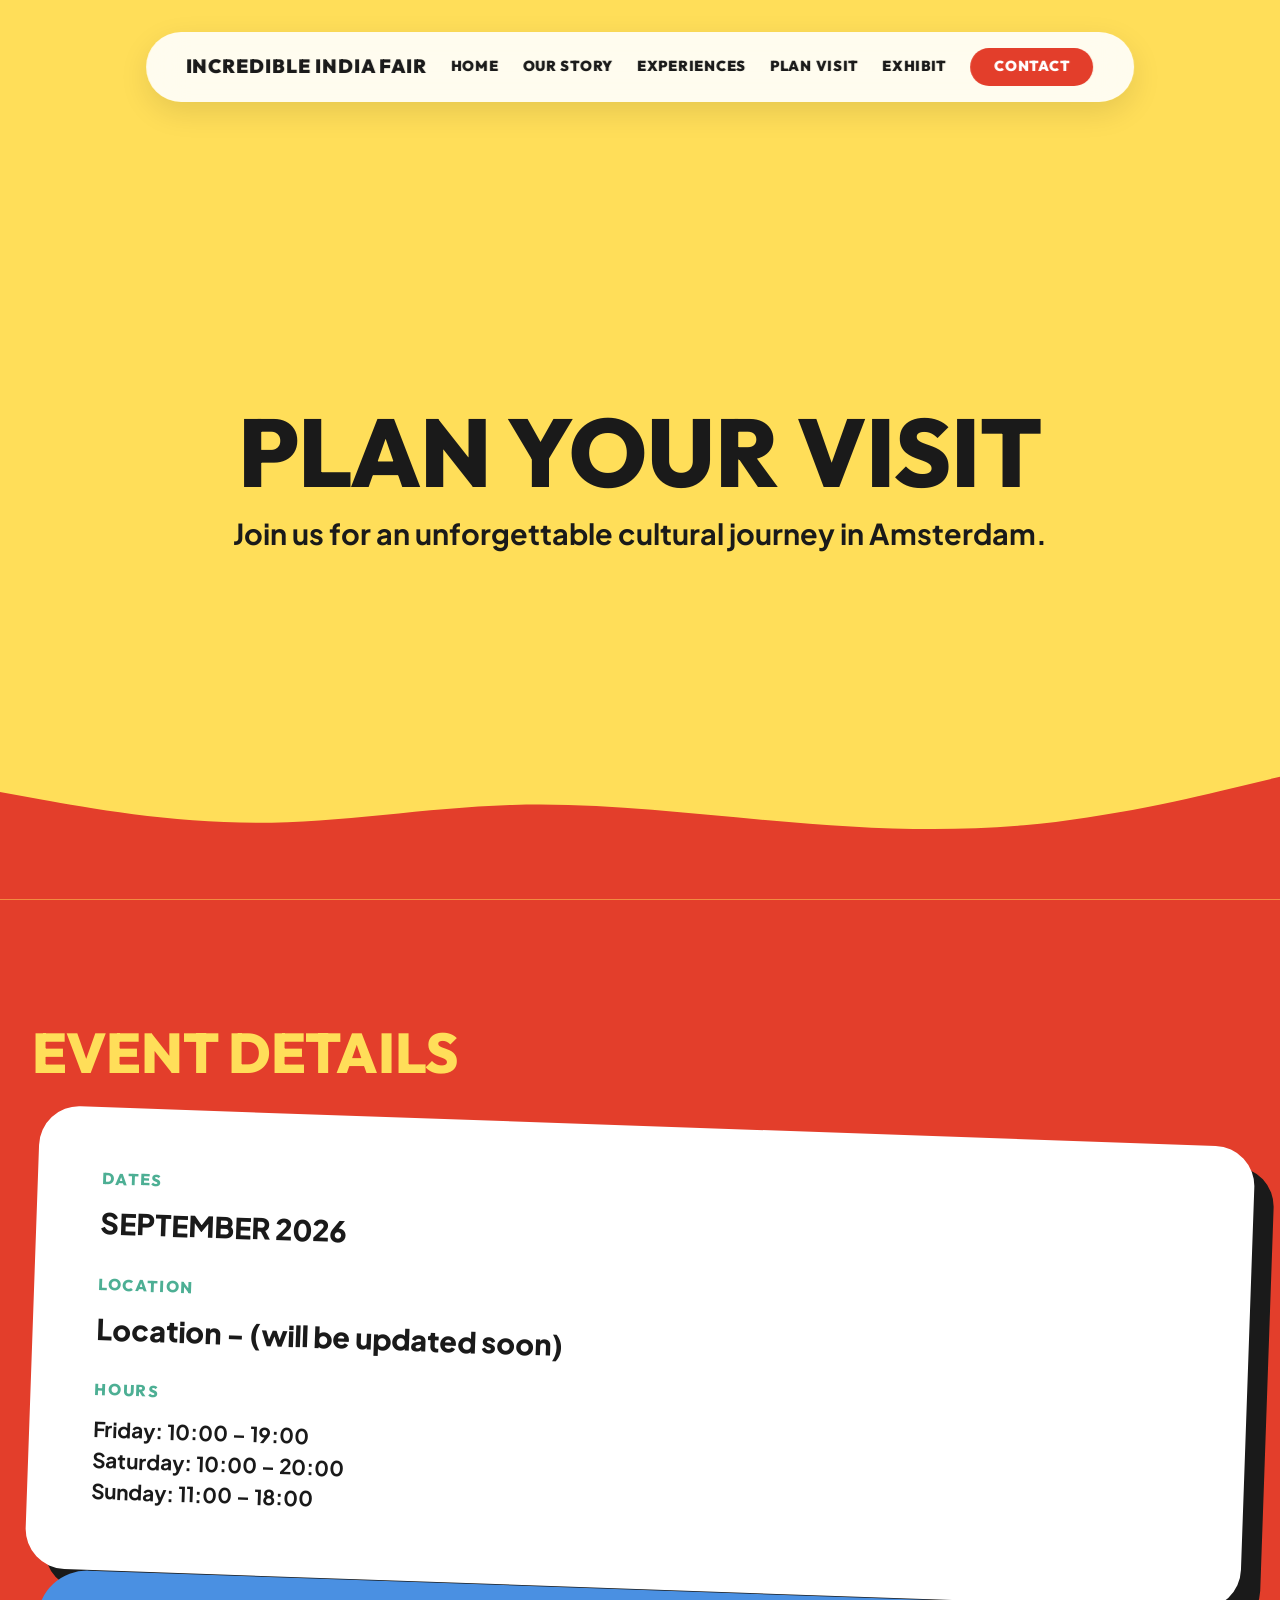
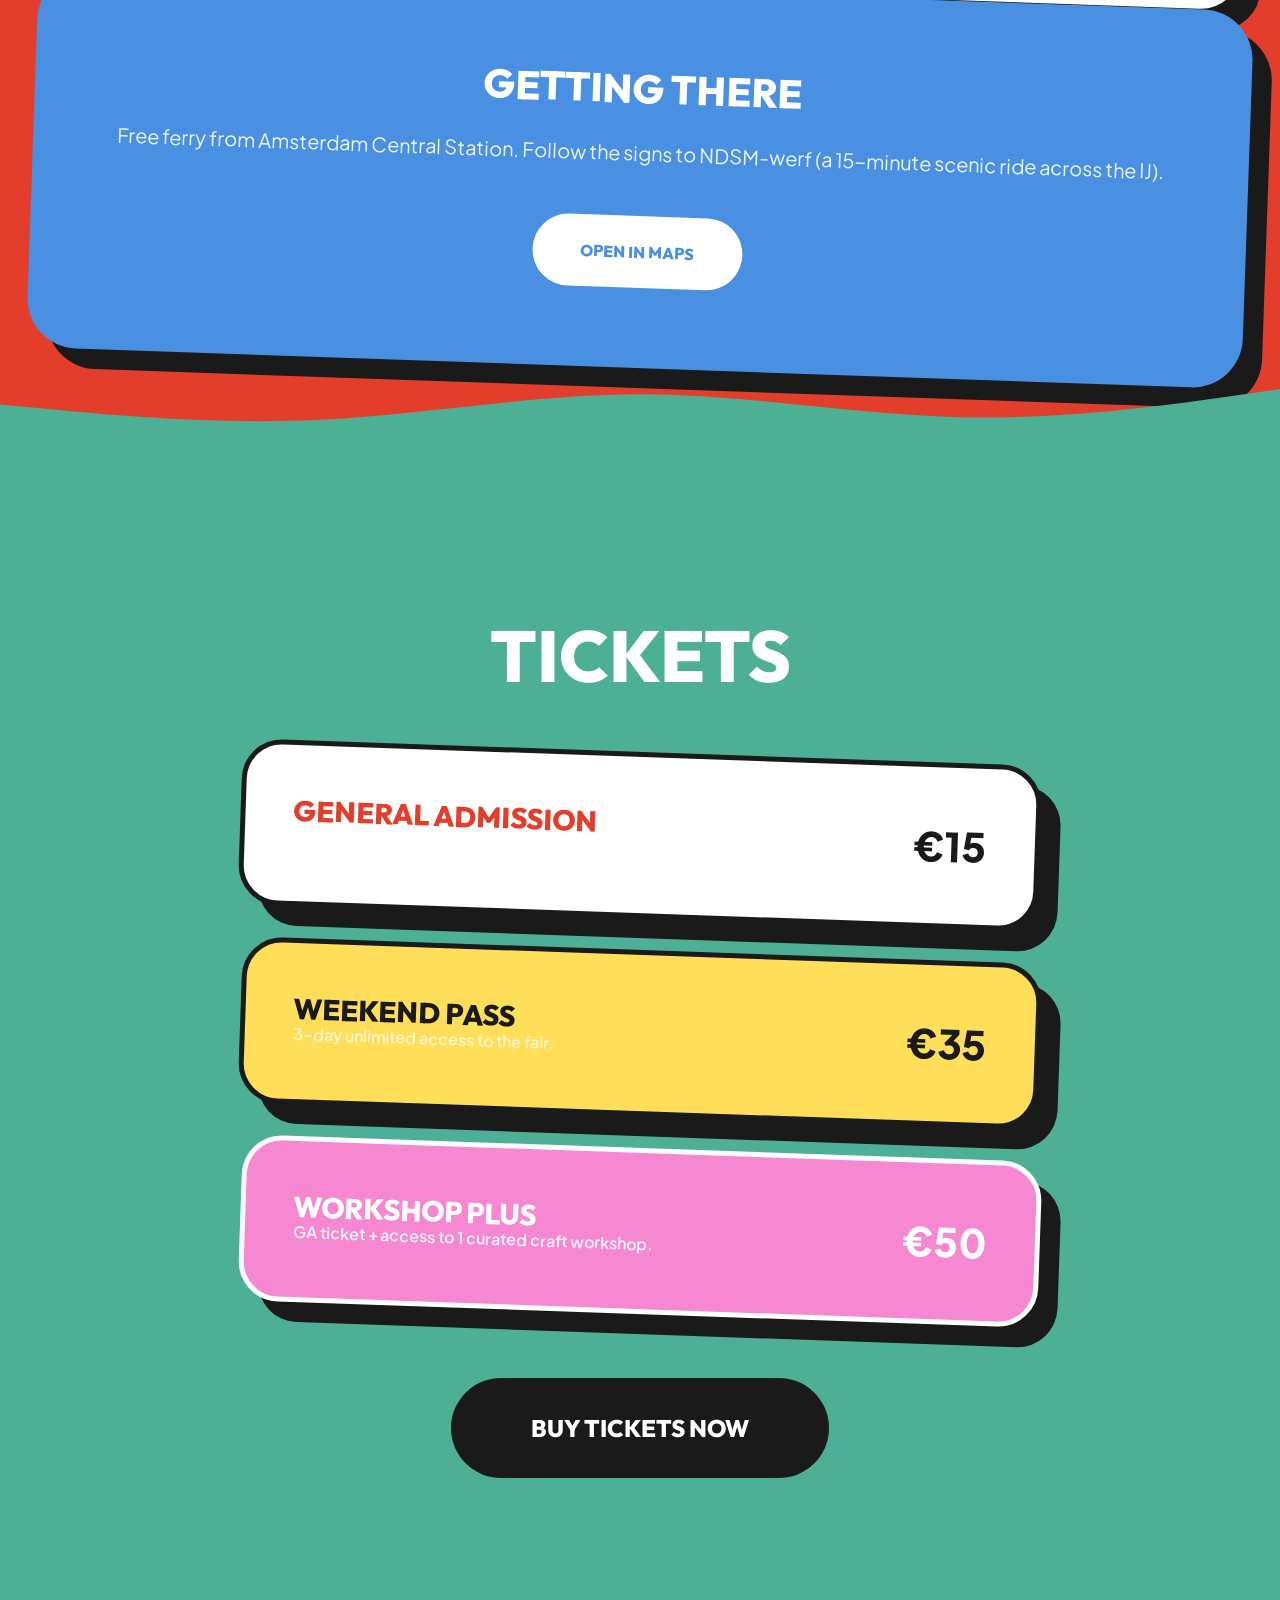
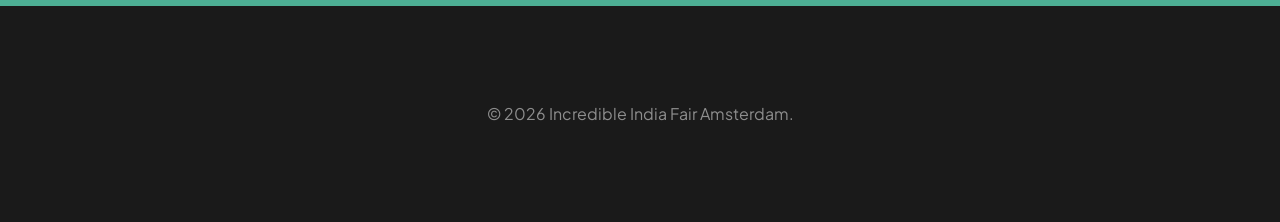
<file: visit.html>
<!DOCTYPE html>
<html lang="en">
<head>
    <meta charset="UTF-8">
    <meta name="viewport" content="width=device-width, initial-scale=1.0">
    <title>Plan Your Visit | Incredible India Fair (Leoff Edition)</title>
    <link rel="preconnect" href="https://fonts.googleapis.com">
    <link rel="preconnect" href="https://fonts.gstatic.com" crossorigin>
    <link href="https://fonts.googleapis.com/css2?family=Outfit:wght@800;900&family=Plus+Jakarta+Sans:wght@400;500;700&display=swap" rel="stylesheet">
    <link rel="stylesheet" href="style.css">
</head>
<body>

    <nav class="nav">
        <a href="index.html" class="nav-link" style="font-size: 1.2rem; margin-right: auto;">INCREDIBLE INDIA FAIR</a>
        <a href="index.html" class="nav-link">Home</a>
        <a href="about.html" class="nav-link">Our Story</a>
        <a href="experiences.html" class="nav-link">Experiences</a>
        <a href="visit.html" class="nav-link">Plan Visit</a>
        <a href="exhibit.html" class="nav-link">Exhibit</a>
        <a href="contact.html" class="nav-link" style="background: var(--clr-red); color: white; padding: 0.5rem 1.5rem; border-radius: 50px;">Contact</a>
    </nav>

    <!-- Subpage Hero -->
    <section class="section bg-yellow" style="padding-top: 12rem; text-align: center; color: var(--clr-dark);">
        <div class="container">
            <h1 style="font-size: clamp(3rem, 8vw, 6rem);" class="reveal-text"><span>PLAN YOUR VISIT</span></h1>
            <p style="font-size: 1.8rem; font-weight: 700; margin-top: 1rem;" class="reveal-text"><span>Join us for an unforgettable cultural journey in Amsterdam.</span></p>
        </div>
        <div class="wave-divider">
            <svg viewBox="0 0 1440 320" preserveAspectRatio="none">
                <path fill="#E33E2B" fill-opacity="1" d="M0,96L48,112C96,128,192,160,288,160C384,160,480,128,576,122.7C672,117,768,139,864,154.7C960,171,1056,181,1152,165.3C1248,149,1344,107,1392,85.3L1440,64L1440,320L1392,320C1344,320,1248,320,1152,320C1056,320,960,320,864,320C768,320,672,320,576,320C480,320,384,320,288,320C192,320,96,320,48,320L0,320Z"></path>
            </svg>
        </div>
    </section>

    <!-- Event Specifics -->
    <section class="section bg-red" style="padding-top: 8rem;">
        <div class="container grid grid-cols-2" style="gap: 4rem;">
            <div>
                <h2 style="font-size: 3.5rem; margin-bottom: 3rem; color: var(--clr-yellow);" class="reveal-text"><span>Event Details</span></h2>
                
                <div class="image-slant" style="background: white; padding: 4rem; border-radius: 40px; color: var(--clr-dark);">
                    <div style="margin-bottom: 2rem;">
                        <h4 style="color: var(--clr-teal); text-transform: uppercase; letter-spacing: 0.1em; margin-bottom: 1rem;">DATES</h4>
                        <p style="font-size: 1.8rem; font-weight: 800;">SEPTEMBER 2026</p>
                    </div>
                    <div style="margin-bottom: 2rem;">
                        <h4 style="color: var(--clr-teal); text-transform: uppercase; letter-spacing: 0.1em; margin-bottom: 1rem;">LOCATION</h4>
                        <p style="font-size: 1.8rem; font-weight: 800;">Location - (will be updated soon)</p>
                    </div>
                    <div>
                        <h4 style="color: var(--clr-teal); text-transform: uppercase; letter-spacing: 0.1em; margin-bottom: 1rem;">HOURS</h4>
                        <p style="font-size: 1.3rem; font-weight: 700;">Friday: 10:00 – 19:00</p>
                        <p style="font-size: 1.3rem; font-weight: 700;">Saturday: 10:00 – 20:00</p>
                        <p style="font-size: 1.3rem; font-weight: 700;">Sunday: 11:00 – 18:00</p>
                    </div>
                </div>
            </div>
            
            <div style="display: flex; flex-direction: column; justify-content: center;">
                <div class="image-slant" style="background: var(--clr-blue); padding: 5rem; border-radius: 50px; text-align: center; color: white;">
                    <h3 style="font-size: 2.5rem; margin-bottom: 2rem;">Getting There</h3>
                    <p style="font-size: 1.25rem; margin-bottom: 3rem; opacity: 0.9;">Free ferry from Amsterdam Central Station. Follow the signs to NDSM-werf (a 15-minute scenic ride across the IJ).</p>
                    <a href="https://maps.google.com" target="_blank" class="btn" style="background: white; color: var(--clr-blue);">Open in Maps</a>
                </div>
            </div>
        </div>

        <div class="wave-divider" style="bottom: -1px;">
            <svg viewBox="0 0 1440 320" preserveAspectRatio="none">
                <path fill="#4DAF94" fill-opacity="1" d="M0,128L60,138.7C120,149,240,171,360,160C480,149,600,107,720,106.7C840,107,960,149,1080,154.7C1200,160,1320,128,1380,112L1440,96L1440,320L1380,320C1320,320,1200,320,1080,320C960,320,840,320,720,320C600,320,480,320,360,320C240,320,120,320,60,320L0,320Z"></path>
            </svg>
        </div>
    </section>

    <!-- Tickets -->
    <section class="section bg-teal">
        <div class="container" style="max-width: 800px; text-align: center;">
            <h2 style="font-size: 4.5rem; margin-bottom: 4rem; color: white;" class="reveal-text"><span>TICKETS</span></h2>
            
            <div class="image-slant" style="background: white; border: 5px solid var(--clr-dark); padding: 3rem; border-radius: 40px; margin-bottom: 2rem; display: flex; justify-content: space-between; align-items: center;">
                <div style="text-align: left;">
                    <h4 style="font-size: 1.8rem; color: var(--clr-red);">General Admission</h4>
                    <p style="font-weight: 600; opacity: 0.7;">Single day access to all pavilions and demos.</p>
                </div>
                <div style="font-size: 2.5rem; font-weight: 900; color: var(--clr-dark);">€15</div>
            </div>

            <div class="image-slant" style="background: var(--clr-yellow); border: 5px solid var(--clr-dark); padding: 3rem; border-radius: 40px; margin-bottom: 2rem; display: flex; justify-content: space-between; align-items: center;">
                <div style="text-align: left;">
                    <h4 style="font-size: 1.8rem; color: var(--clr-dark);">Weekend Pass</h4>
                    <p style="font-weight: 600; opacity: 0.7;">3-day unlimited access to the fair.</p>
                </div>
                <div style="font-size: 2.5rem; font-weight: 900; color: var(--clr-dark);">€35</div>
            </div>

            <div class="image-slant" style="background: var(--clr-pink); border: 5px solid white; padding: 3rem; border-radius: 40px; margin-bottom: 4rem; display: flex; justify-content: space-between; align-items: center; color: white;">
                <div style="text-align: left;">
                    <h4 style="font-size: 1.8rem;">Workshop Plus</h4>
                    <p style="font-weight: 600; opacity: 0.9;">GA ticket + access to 1 curated craft workshop.</p>
                </div>
                <div style="font-size: 2.5rem; font-weight: 900;">€50</div>
            </div>

            <a href="#" class="btn btn-dark" style="font-size: 1.5rem; padding: 2rem 5rem; border-radius: 100px;">Buy Tickets Now</a>
        </div>
    </section>

    <footer style="background: var(--clr-dark); color: white; padding: 6rem 2rem; text-align: center;">
        <p style="opacity: 0.5;">&copy; 2026 Incredible India Fair Amsterdam.</p>
    </footer>

    <script src="main.js"></script>
</body>
</html>
</file>
<file: style.css>
:root {
    --clr-red: #E33E2B;
    --clr-yellow: #FFDE59;
    --clr-teal: #4DAF94;
    --clr-blue: #4A90E2;
    --clr-lavender: #A5A6F6;
    --clr-pink: #F687D1;
    --clr-dark: #1A1A1A;
    --clr-light: #F9F9F9;
    
    --font-heading: 'Outfit', sans-serif;
    --font-body: 'Plus Jakarta Sans', sans-serif;
    
    --transition-smooth: all 0.6s cubic-bezier(0.23, 1, 0.32, 1);
}

* {
    margin: 0;
    padding: 0;
    box-sizing: border-box;
}

body {
    font-family: var(--font-body);
    background-color: var(--clr-light);
    color: var(--clr-dark);
    overflow-x: hidden;
    line-height: 1.5;
}

h1, h2, h3, h4 {
    font-family: var(--font-heading);
    font-weight: 800;
    text-transform: uppercase;
    line-height: 0.9;
}

.section {
    position: relative;
    padding: 8rem 2rem;
    min-height: 100vh;
    display: flex;
    flex-direction: column;
    justify-content: center;
}

.container {
    max-width: 1400px;
    margin: 0 auto;
    width: 100%;
}

.wave-divider {
    position: absolute;
    bottom: 0;
    left: 0;
    width: 100%;
    height: 12vw;
    z-index: 10;
}

.wave-divider svg {
    display: block;
    width: 100%;
    height: 100%;
}

.reveal-text {
    overflow: hidden;
    display: block;
}

.reveal-text span {
    display: block;
    transform: translateY(120%);
    transition: transform 1.2s cubic-bezier(0.16, 1, 0.3, 1);
}

.reveal-text.active span {
    transform: translateY(0);
}

.image-slant {
    transform: rotate(2deg);
    transition: var(--transition-smooth);
    box-shadow: 20px 20px 0 var(--clr-dark);
}

.image-slant:hover {
    transform: rotate(0) scale(1.02);
}

.bg-red { background-color: var(--clr-red); color: white; }
.bg-yellow { background-color: var(--clr-yellow); color: var(--clr-dark); }
.bg-teal { background-color: var(--clr-teal); color: white; }
.bg-blue { background-color: var(--clr-blue); color: white; }
.bg-dark { background-color: var(--clr-dark); color: white; }
.bg-pink { background-color: var(--clr-pink); color: white; }

.btn {
    display: inline-block;
    padding: 1.5rem 3rem;
    border-radius: 100px;
    font-family: var(--font-heading);
    font-weight: 800;
    text-decoration: none;
    text-transform: uppercase;
    transition: var(--transition-smooth);
    cursor: pointer;
    border: none;
}

.btn-dark {
    background-color: var(--clr-dark);
    color: white;
}

.nav {
    position: fixed;
    top: 2rem;
    left: 50%;
    transform: translateX(-50%);
    z-index: 1000;
    background: rgba(255, 255, 255, 0.9);
    backdrop-filter: blur(20px);
    padding: 1rem 2.5rem;
    border-radius: 100px;
    display: flex;
    align-items: center;
    gap: 1.5rem;
    box-shadow: 0 10px 30px rgba(0,0,0,0.1);
    white-space: nowrap;
    width: max-content;
    max-width: 95vw;
}

.nav-link {
    font-family: var(--font-heading);
    font-weight: 900;
    text-decoration: none;
    color: var(--clr-dark);
    text-transform: uppercase;
    font-size: 0.9rem;
    letter-spacing: 0.05em;
    white-space: nowrap;
}

.ticker-wrap {
    width: 100%;
    overflow: hidden;
    background: var(--clr-dark);
    padding: 1.5rem 0;
}

.ticker {
    display: flex;
    white-space: nowrap;
    animation: ticker 20s linear infinite;
}

.ticker-item {
    font-family: var(--font-heading);
    font-size: 2rem;
    color: white;
    margin-right: 4rem;
    text-transform: uppercase;
}

@keyframes ticker {
    0% { transform: translateX(0); }
    100% { transform: translateX(-50%); }
}
</file>
